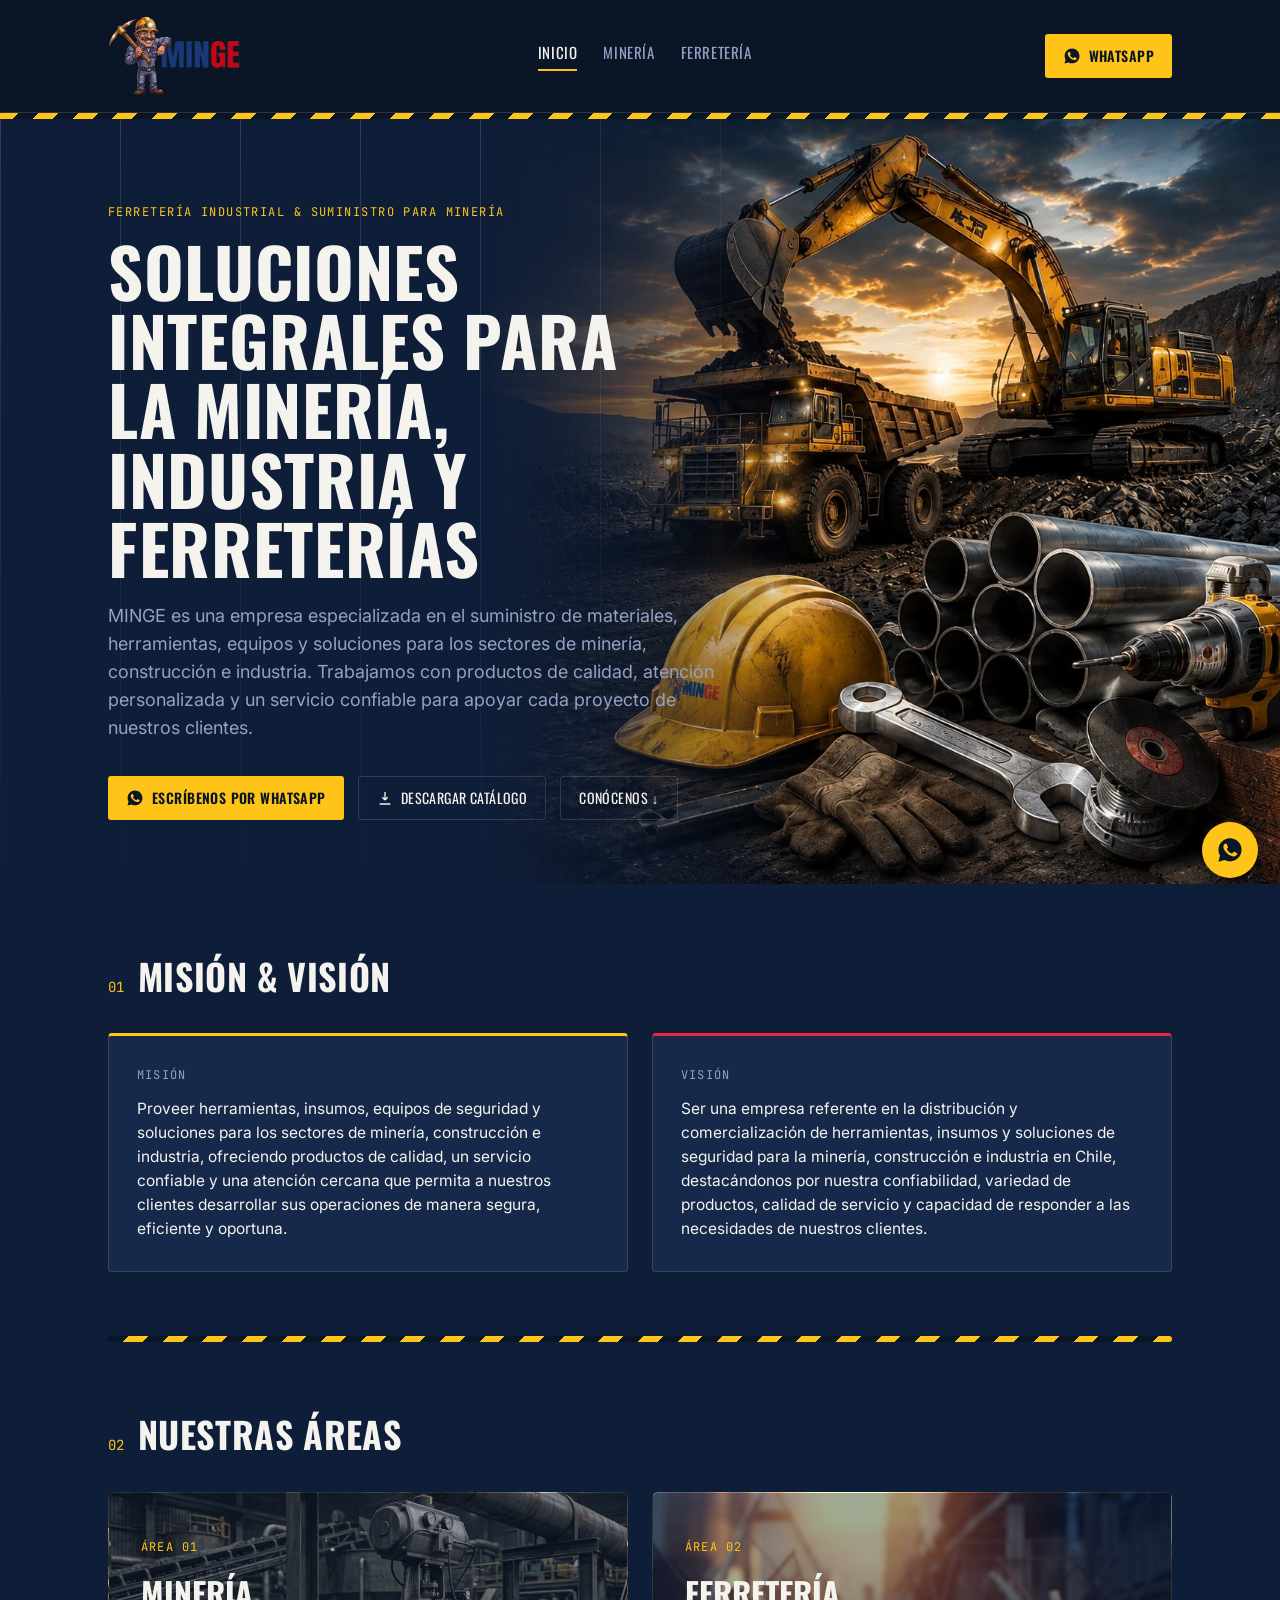
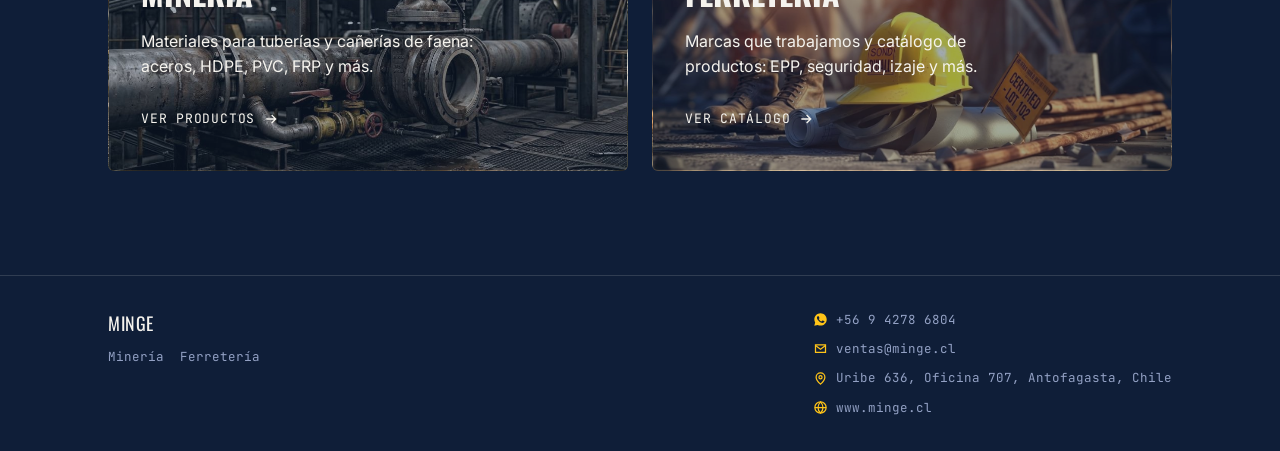
<file: index.html>
<!DOCTYPE html>
<html lang="es">
<head>
<meta charset="UTF-8">
<meta name="viewport" content="width=device-width, initial-scale=1.0">
<title>MINGE — Ferretería & Minería</title>
<link rel="preconnect" href="https://fonts.googleapis.com">
<link href="https://fonts.googleapis.com/css2?family=Oswald:wght@500;600;700&family=Inter:wght@400;500;600&family=JetBrains+Mono:wght@400;500&display=swap" rel="stylesheet">
<link rel="stylesheet" href="style.css">
</head>
<body>

<header class="site-header">
  <div class="wrap">
    <a href="index.html" class="logo-mark">
      <img src="images/logo.png" alt="MINGE" class="logo-img">
    </a>
    <nav class="nav-links">
      <a href="index.html" class="active">Inicio</a>
      <a href="mineria.html">Minería</a>
      <a href="ferreteria.html">Ferretería</a>
    </nav>
    <a class="btn-whatsapp" href="https://wa.me/56930393079" target="_blank" rel="noopener">
      <svg viewBox="0 0 24 24" fill="currentColor"><path d="M12.04 2C6.58 2 2.13 6.45 2.13 11.91c0 1.71.45 3.38 1.3 4.85L2.05 22l5.36-1.4a9.87 9.87 0 0 0 4.63 1.18h.01c5.46 0 9.9-4.45 9.9-9.9C21.96 6.45 17.5 2 12.04 2zm5.8 14.05c-.24.68-1.4 1.3-1.94 1.38-.5.08-1.12.11-1.8-.11-.42-.13-.96-.31-1.65-.6-2.9-1.25-4.8-4.17-4.94-4.36-.14-.2-1.18-1.57-1.18-3 0-1.42.75-2.12 1.02-2.41.27-.28.58-.35.78-.35.2 0 .39 0 .56.01.18.01.42-.07.65.5.24.58.82 2 .89 2.15.07.15.12.32.02.52-.1.2-.15.32-.3.5-.15.17-.31.39-.44.52-.15.15-.3.31-.13.6.17.3.76 1.26 1.64 2.04 1.13 1 2.08 1.32 2.38 1.47.3.15.47.13.65-.08.18-.2.75-.87.95-1.17.2-.3.4-.25.66-.15.27.1 1.7.8 1.99.95.29.15.48.22.55.35.08.13.08.72-.16 1.4z"/></svg>
      WhatsApp
    </a>
  </div>
</header>

<div class="hazard-rule"></div>

<section class="hero">
  <img src="images/home/hero-image.jpg" alt="Equipos y materiales MINGE para minería y ferretería" class="hero-bleed">
  <div class="wrap">
    <p class="eyebrow">Ferretería industrial &amp; suministro para minería</p>
    <h1>Soluciones Integrales para la Minería, Industria y Ferreterías</h1>
    <p class="lede">MINGE es una empresa especializada en el suministro de materiales, herramientas, equipos y soluciones para los sectores de minería, construcción e industria. Trabajamos con productos de calidad, atención personalizada y un servicio confiable para apoyar cada proyecto de nuestros clientes.</p>
    <div class="hero-ctas">
      <a class="btn-whatsapp" href="https://wa.me/56930393079" target="_blank" rel="noopener">
        <svg viewBox="0 0 24 24" fill="currentColor"><path d="M12.04 2C6.58 2 2.13 6.45 2.13 11.91c0 1.71.45 3.38 1.3 4.85L2.05 22l5.36-1.4a9.87 9.87 0 0 0 4.63 1.18h.01c5.46 0 9.9-4.45 9.9-9.9C21.96 6.45 17.5 2 12.04 2zm5.8 14.05c-.24.68-1.4 1.3-1.94 1.38-.5.08-1.12.11-1.8-.11-.42-.13-.96-.31-1.65-.6-2.9-1.25-4.8-4.17-4.94-4.36-.14-.2-1.18-1.57-1.18-3 0-1.42.75-2.12 1.02-2.41.27-.28.58-.35.78-.35.2 0 .39 0 .56.01.18.01.42-.07.65.5.24.58.82 2 .89 2.15.07.15.12.32.02.52-.1.2-.15.32-.3.5-.15.17-.31.39-.44.52-.15.15-.3.31-.13.6.17.3.76 1.26 1.64 2.04 1.13 1 2.08 1.32 2.38 1.47.3.15.47.13.65-.08.18-.2.75-.87.95-1.17.2-.3.4-.25.66-.15.27.1 1.7.8 1.99.95.29.15.48.22.55.35.08.13.08.72-.16 1.4z"/></svg>
        Escríbenos por WhatsApp
      </a>
      <a class="btn-secondary" href="MINGE_catalogo.pdf" download>
        <svg viewBox="0 0 24 24" fill="none" stroke="currentColor" stroke-width="2"><path d="M12 3v12m0 0l-4-4m4 4l4-4M4 21h16"/></svg>
        Descargar catálogo
      </a>
      <a class="btn-secondary" href="#mision-vision">Conócenos ↓</a>
    </div>
  </div>
</section>

<section class="section" id="mision-vision">
  <div class="wrap">
    <div class="section-head">
      <span class="section-num">01</span>
      <h2>Misión &amp; visión</h2>
    </div>
    <div class="mv-grid">
      <div class="mv-card">
        <p class="mv-label">Misión</p>
        <p>Proveer herramientas, insumos, equipos de seguridad y soluciones para los sectores de minería, construcción e industria, ofreciendo productos de calidad, un servicio confiable y una atención cercana que permita a nuestros clientes desarrollar sus operaciones de manera segura, eficiente y oportuna.</p>
      </div>
      <div class="mv-card vision">
        <p class="mv-label">Visión</p>
        <p>Ser una empresa referente en la distribución y comercialización de herramientas, insumos y soluciones de seguridad para la minería, construcción e industria en Chile, destacándonos por nuestra confiabilidad, variedad de productos, calidad de servicio y capacidad de responder a las necesidades de nuestros clientes.</p>
      </div>
    </div>
  </div>
</section>

<div class="wrap"><div class="hazard-rule" style="border-radius:3px;"></div></div>

<section class="section">
  <div class="wrap">
    <div class="section-head">
      <span class="section-num">02</span>
      <h2>Nuestras áreas</h2>
    </div>
    <div class="portal-grid">
      <a class="portal-card mining" href="mineria.html">
        <span class="portal-index">Área 01</span>
        <h3>Minería</h3>
        <p>Materiales para tuberías y cañerías de faena: aceros, HDPE, PVC, FRP y más.</p>
        <span class="portal-go">Ver productos
          <svg viewBox="0 0 24 24" fill="none" stroke="currentColor" stroke-width="2"><path d="M5 12h14M13 6l6 6-6 6"/></svg>
        </span>
      </a>
      <a class="portal-card hardware" href="ferreteria.html">
        <span class="portal-index">Área 02</span>
        <h3>Ferretería</h3>
        <p>Marcas que trabajamos y catálogo de productos: EPP, seguridad, izaje y más.</p>
        <span class="portal-go">Ver catálogo
          <svg viewBox="0 0 24 24" fill="none" stroke="currentColor" stroke-width="2"><path d="M5 12h14M13 6l6 6-6 6"/></svg>
        </span>
      </a>
    </div>
  </div>
</section>

<footer>
  <div class="wrap footer-grid">
    <div class="footer-brand-block">
      <span class="foot-brand">MINGE</span>
      <div class="foot-nav">
        <a href="mineria.html">Minería</a>
        <a href="ferreteria.html">Ferretería</a>
      </div>
    </div>
    <div class="foot-contact">
      <a href="https://wa.me/56942786804" target="_blank" rel="noopener"><svg viewBox="0 0 24 24" fill="currentColor" class="foot-icon"><path d="M12.04 2C6.58 2 2.13 6.45 2.13 11.91c0 1.71.45 3.38 1.3 4.85L2.05 22l5.36-1.4a9.87 9.87 0 0 0 4.63 1.18h.01c5.46 0 9.9-4.45 9.9-9.9C21.96 6.45 17.5 2 12.04 2zm5.8 14.05c-.24.68-1.4 1.3-1.94 1.38-.5.08-1.12.11-1.8-.11-.42-.13-.96-.31-1.65-.6-2.9-1.25-4.8-4.17-4.94-4.36-.14-.2-1.18-1.57-1.18-3 0-1.42.75-2.12 1.02-2.41.27-.28.58-.35.78-.35.2 0 .39 0 .56.01.18.01.42-.07.65.5.24.58.82 2 .89 2.15.07.15.12.32.02.52-.1.2-.15.32-.3.5-.15.17-.31.39-.44.52-.15.15-.3.31-.13.6.17.3.76 1.26 1.64 2.04 1.13 1 2.08 1.32 2.38 1.47.3.15.47.13.65-.08.18-.2.75-.87.95-1.17.2-.3.4-.25.66-.15.27.1 1.7.8 1.99.95.29.15.48.22.55.35.08.13.08.72-.16 1.4z"/></svg> +56 9 4278 6804</a>
      <a href="mailto:ventas@minge.cl"><svg viewBox="0 0 24 24" fill="none" stroke="currentColor" stroke-width="2" class="foot-icon"><path d="M4 4h16v16H4z" opacity="0"/><path d="M4 6h16v12H4z"/><path d="M4 7l8 6 8-6"/></svg> ventas@minge.cl</a>
      <span><svg viewBox="0 0 24 24" fill="none" stroke="currentColor" stroke-width="2" class="foot-icon"><path d="M12 21s-7-6.1-7-11a7 7 0 1 1 14 0c0 4.9-7 11-7 11z"/><circle cx="12" cy="10" r="2.5"/></svg> Uribe 636, Oficina 707, Antofagasta, Chile</span>
      <a href="https://www.minge.cl" target="_blank" rel="noopener"><svg viewBox="0 0 24 24" fill="none" stroke="currentColor" stroke-width="2" class="foot-icon"><circle cx="12" cy="12" r="9"/><path d="M3 12h18M12 3c2.5 2.6 4 6 4 9s-1.5 6.4-4 9c-2.5-2.6-4-6-4-9s1.5-6.4 4-9z"/></svg> www.minge.cl</a>
    </div>
  </div>
</footer>

<a class="whatsapp-float" href="https://wa.me/56930393079" target="_blank" rel="noopener" aria-label="Escríbenos por WhatsApp">
  <svg viewBox="0 0 24 24" fill="currentColor"><path d="M12.04 2C6.58 2 2.13 6.45 2.13 11.91c0 1.71.45 3.38 1.3 4.85L2.05 22l5.36-1.4a9.87 9.87 0 0 0 4.63 1.18h.01c5.46 0 9.9-4.45 9.9-9.9C21.96 6.45 17.5 2 12.04 2zm5.8 14.05c-.24.68-1.4 1.3-1.94 1.38-.5.08-1.12.11-1.8-.11-.42-.13-.96-.31-1.65-.6-2.9-1.25-4.8-4.17-4.94-4.36-.14-.2-1.18-1.57-1.18-3 0-1.42.75-2.12 1.02-2.41.27-.28.58-.35.78-.35.2 0 .39 0 .56.01.18.01.42-.07.65.5.24.58.82 2 .89 2.15.07.15.12.32.02.52-.1.2-.15.32-.3.5-.15.17-.31.39-.44.52-.15.15-.3.31-.13.6.17.3.76 1.26 1.64 2.04 1.13 1 2.08 1.32 2.38 1.47.3.15.47.13.65-.08.18-.2.75-.87.95-1.17.2-.3.4-.25.66-.15.27.1 1.7.8 1.99.95.29.15.48.22.55.35.08.13.08.72-.16 1.4z"/></svg>
</a>

</body>
</html>
</file>
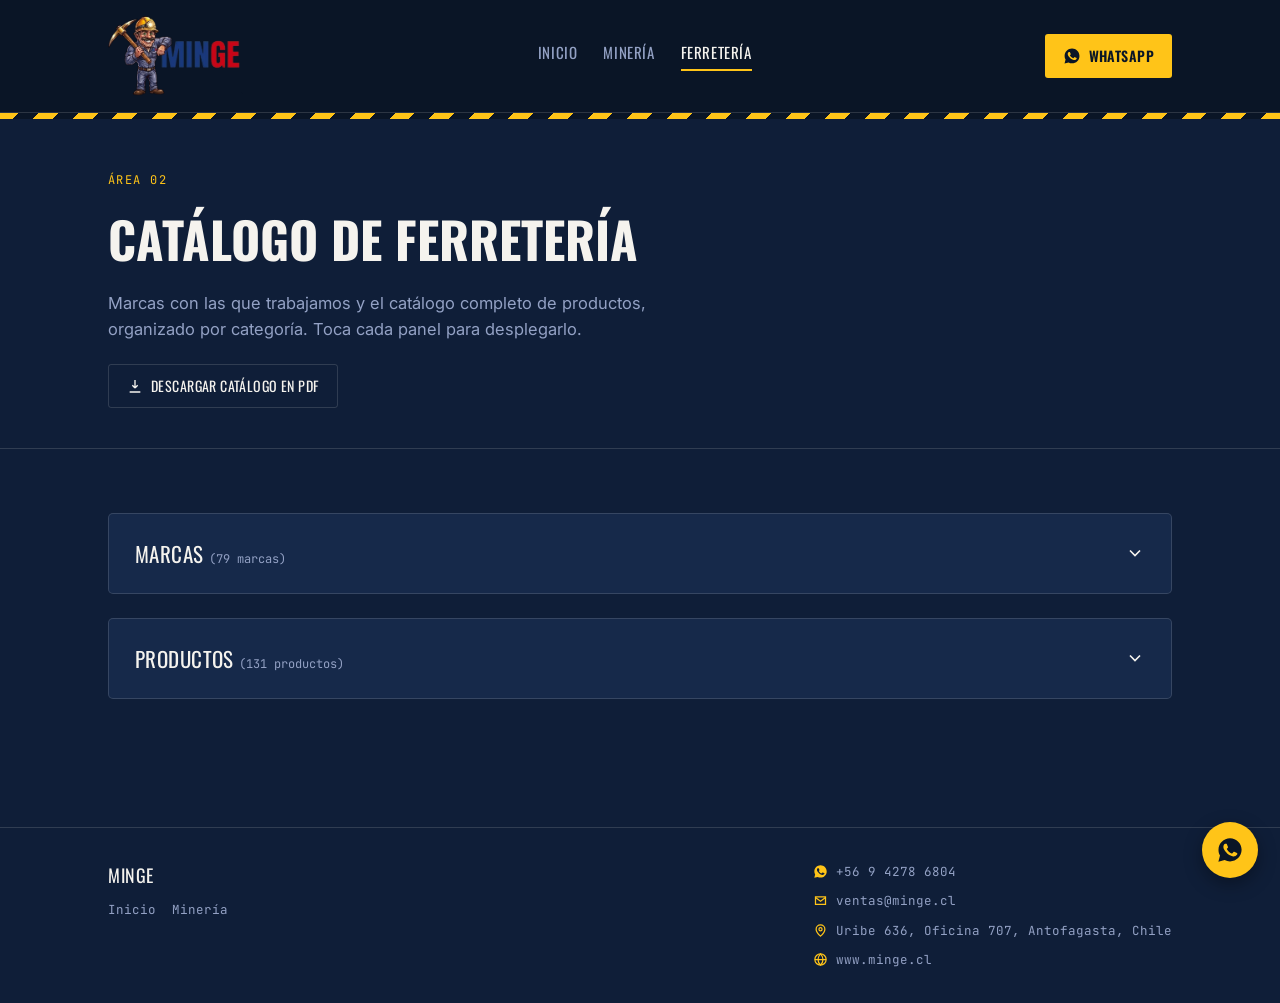
<file: ferreteria.html>
<!DOCTYPE html>
<html lang="es">
<head>
<meta charset="UTF-8">
<meta name="viewport" content="width=device-width, initial-scale=1.0">
<title>Ferretería — MINGE</title>
<link rel="preconnect" href="https://fonts.googleapis.com">
<link href="https://fonts.googleapis.com/css2?family=Oswald:wght@500;600;700&family=Inter:wght@400;500;600&family=JetBrains+Mono:wght@400;500&display=swap" rel="stylesheet">
<link rel="stylesheet" href="style.css">
</head>
<body>

<header class="site-header">
  <div class="wrap">
    <a href="index.html" class="logo-mark">
      <img src="images/logo.png" alt="MINGE" class="logo-img">
    </a>
    <nav class="nav-links">
      <a href="index.html">Inicio</a>
      <a href="mineria.html">Minería</a>
      <a href="ferreteria.html" class="active">Ferretería</a>
    </nav>
    <a class="btn-whatsapp" href="https://wa.me/56930393079" target="_blank" rel="noopener">
      <svg viewBox="0 0 24 24" fill="currentColor"><path d="M12.04 2C6.58 2 2.13 6.45 2.13 11.91c0 1.71.45 3.38 1.3 4.85L2.05 22l5.36-1.4a9.87 9.87 0 0 0 4.63 1.18h.01c5.46 0 9.9-4.45 9.9-9.9C21.96 6.45 17.5 2 12.04 2zm5.8 14.05c-.24.68-1.4 1.3-1.94 1.38-.5.08-1.12.11-1.8-.11-.42-.13-.96-.31-1.65-.6-2.9-1.25-4.8-4.17-4.94-4.36-.14-.2-1.18-1.57-1.18-3 0-1.42.75-2.12 1.02-2.41.27-.28.58-.35.78-.35.2 0 .39 0 .56.01.18.01.42-.07.65.5.24.58.82 2 .89 2.15.07.15.12.32.02.52-.1.2-.15.32-.3.5-.15.17-.31.39-.44.52-.15.15-.3.31-.13.6.17.3.76 1.26 1.64 2.04 1.13 1 2.08 1.32 2.38 1.47.3.15.47.13.65-.08.18-.2.75-.87.95-1.17.2-.3.4-.25.66-.15.27.1 1.7.8 1.99.95.29.15.48.22.55.35.08.13.08.72-.16 1.4z"/></svg>
      WhatsApp
    </a>
  </div>
</header>

<div class="hazard-rule"></div>

<section class="subhero">
  <div class="wrap">
    <p class="eyebrow">Área 02</p>
    <h1>Catálogo de ferretería</h1>
    <p class="lede">Marcas con las que trabajamos y el catálogo completo de productos, organizado por categoría. Toca cada panel para desplegarlo.</p>
    <a class="btn-secondary" href="MINGE_catalogo.pdf" download style="margin-top:22px;">
      <svg viewBox="0 0 24 24" fill="none" stroke="currentColor" stroke-width="2"><path d="M12 3v12m0 0l-4-4m4 4l4-4M4 21h16"/></svg>
      Descargar catálogo en PDF
    </a>
  </div>
</section>

<section class="section">
  <div class="wrap">

    <button class="toggle-btn" data-toggle="panel-marcas" aria-expanded="false">
      <span>Marcas <span class="count">(79 marcas)</span></span>
      <svg class="chev" viewBox="0 0 24 24" fill="none" stroke="currentColor" stroke-width="2"><path d="M6 9l6 6 6-6"/></svg>
    </button>
    <div class="toggle-panel" id="panel-marcas">
      <div class="toggle-panel-inner">
        <div class="panel-content">
          <div class="brand-grid">
          <div class="brand-chip">La Gotita</div>
          <div class="brand-chip">Poxipol</div>
          <div class="brand-chip">Dremel</div>
          <div class="brand-chip">Hoffens</div>
          <div class="brand-chip">Tesa</div>
          <div class="brand-chip">Rex</div>
          <div class="brand-chip">Lexo</div>
          <div class="brand-chip">ODIS</div>
          <div class="brand-chip">Dynal</div>
          <div class="brand-chip">Minge</div>
          <div class="brand-chip">Passol</div>
          <div class="brand-chip">MegaBright</div>
          <div class="brand-chip">Stanley</div>
          <div class="brand-chip">Total</div>
          <div class="brand-chip">Bercatti</div>
          <div class="brand-chip">Éccole</div>
          <div class="brand-chip">Elán</div>
          <div class="brand-chip">Hemic</div>
          <div class="brand-chip">Hela</div>
          <div class="brand-chip">Hyundai Welding</div>
          <div class="brand-chip">Indura</div>
          <div class="brand-chip">Kalop</div>
          <div class="brand-chip">Klingspor</div>
          <div class="brand-chip">Metalhsa</div>
          <div class="brand-chip">Nexxo</div>
          <div class="brand-chip">Soudal</div>
          <div class="brand-chip">Stretto</div>
          <div class="brand-chip">Tajamar</div>
          <div class="brand-chip">VKB</div>
          <div class="brand-chip">Wesser</div>
          <div class="brand-chip">Yanes</div>
          <div class="brand-chip">Prema</div>
          <div class="brand-chip">Melón</div>
          <div class="brand-chip">3M</div>
          <div class="brand-chip">IPEN</div>
          <div class="brand-chip">Bahco</div>
          <div class="brand-chip">Bartex</div>
          <div class="brand-chip">Becton</div>
          <div class="brand-chip">Bemis</div>
          <div class="brand-chip">Cleantex</div>
          <div class="brand-chip">Cobra</div>
          <div class="brand-chip">Dura</div>
          <div class="brand-chip">Duracell</div>
          <div class="brand-chip">Fanalosa</div>
          <div class="brand-chip">Fluidmaster</div>
          <div class="brand-chip">G-Star</div>
          <div class="brand-chip">Gavil</div>
          <div class="brand-chip">Gammerdia</div>
          <div class="brand-chip">Henkel</div>
          <div class="brand-chip">Imer</div>
          <div class="brand-chip">Iromo</div>
          <div class="brand-chip">K-Lon</div>
          <div class="brand-chip">KP</div>
          <div class="brand-chip">Lioi</div>
          <div class="brand-chip">M&H</div>
          <div class="brand-chip">Madesa</div>
          <div class="brand-chip">Marisio</div>
          <div class="brand-chip">Marson</div>
          <div class="brand-chip">Masprof</div>
          <div class="brand-chip">Norton</div>
          <div class="brand-chip">Olympic</div>
          <div class="brand-chip">Orac Decor</div>
          <div class="brand-chip">Pegatanke</div>
          <div class="brand-chip">Petroflex</div>
          <div class="brand-chip">Poli</div>
          <div class="brand-chip">Raigmaro</div>
          <div class="brand-chip">Rasta</div>
          <div class="brand-chip">Scannavin</div>
          <div class="brand-chip">Seal</div>
          <div class="brand-chip">Tramontina</div>
          <div class="brand-chip">Ustools Professional</div>
          <div class="brand-chip">Versalchem</div>
          <div class="brand-chip">Wagner Brake Products</div>
          <div class="brand-chip">Ingco</div>
          <div class="brand-chip">Tasbel</div>
          <div class="brand-chip">M Casa Electrónica</div>
          <div class="brand-chip">Yato</div>
          <div class="brand-chip">Force</div>
          <div class="brand-chip">Hella</div>
          </div>
        </div>
      </div>
    </div>

    <button class="toggle-btn" data-toggle="panel-productos" aria-expanded="false">
      <span>Productos <span class="count">(131 productos)</span></span>
      <svg class="chev" viewBox="0 0 24 24" fill="none" stroke="currentColor" stroke-width="2"><path d="M6 9l6 6 6-6"/></svg>
    </button>
    <div class="toggle-panel" id="panel-productos">
      <div class="toggle-panel-inner">
        <div class="panel-content">
            <div class="category-block">
              <h4 class="category-title">Guantes <span style="color:var(--steel-400);">(20)</span></h4>
              <ul class="product-list">
              <li>Guante Multi-Protec Flex Nitril L</li>
              <li>Guante Multi-Protec Flex Negro L</li>
              <li>Guante Thermal Light L</li>
              <li>Guante Heavy Duty Nitrile L</li>
              <li>Guante Multi-Protec Flex Nitril Foam</li>
              <li>Clip porta guante</li>
              <li>Guante Master Flex L</li>
              <li>Guante cabritilla con forro L</li>
              <li>Guante cabritilla sin forro L</li>
              <li>Guante soldador hilo Kevlar L</li>
              <li>Guante desechable nitrilo caja 100 unidades</li>
              <li>Guante cabritilla electricista L</li>
              <li>Guante de látex albañil</li>
              <li>Guante Multi-Protec Flex L-1202</li>
              <li>Guante soldador rojo L</li>
              <li>Guante PVC Flex</li>
              <li>Guante Thermal Flex</li>
              <li>Guante nitrilo flocado</li>
              <li>Guante quirúrgico desechable látex caja 100</li>
              <li>Guante de látex doméstico</li>
              </ul>
            </div>
            <div class="category-block">
              <h4 class="category-title">Protección <span style="color:var(--steel-400);">(2)</span></h4>
              <ul class="product-list">
              <li>Rodilleras</li>
              <li>Coderas</li>
              </ul>
            </div>
            <div class="category-block">
              <h4 class="category-title">Protección visual <span style="color:var(--steel-400);">(12)</span></h4>
              <ul class="product-list">
              <li>Antiparra Extreme Pro</li>
              <li>Lente Combate</li>
              <li>Lente Cobra</li>
              <li>Lente Lancer</li>
              <li>Lente Cóndor</li>
              <li>Sobrelente Oberglasses XL</li>
              <li>Sobrelente Oberglasses III</li>
              <li>Lente L-200</li>
              <li>Lente L-300</li>
              <li>Lente L-400</li>
              <li>Lente L-600 Pro</li>
              <li>Lente L-700</li>
              </ul>
            </div>
            <div class="category-block">
              <h4 class="category-title">Chalecos <span style="color:var(--steel-400);">(8)</span></h4>
              <ul class="product-list">
              <li>Chaleco geólogo Canvas</li>
              <li>Chaleco geólogo Poplin</li>
              <li>Chaleco Orbit</li>
              <li>Chaleco Orbit Plus</li>
              <li>Chaleco Orbit Pro</li>
              <li>Chaleco reflectante estándar</li>
              <li>Chaleco geólogo Canvas 360 Flúor</li>
              <li>Chaleco geólogo Poplin 360 Flúor</li>
              </ul>
            </div>
            <div class="category-block">
              <h4 class="category-title">Impermeables <span style="color:var(--steel-400);">(5)</span></h4>
              <ul class="product-list">
              <li>Traje impermeable verde flúor chaqueta/pantalón</li>
              <li>Traje impermeable ejecutivo</li>
              <li>Traje antiácido PU</li>
              <li>Traje impermeable amarillo chaqueta y jardinería</li>
              <li>Capa de agua impermeable azul</li>
              </ul>
            </div>
            <div class="category-block">
              <h4 class="category-title">Seguridad <span style="color:var(--steel-400);">(2)</span></h4>
              <ul class="product-list">
              <li>Cascos de seguridad</li>
              <li>Protectores auditivos de seguridad</li>
              </ul>
            </div>
            <div class="category-block">
              <h4 class="category-title">Overoles <span style="color:var(--steel-400);">(5)</span></h4>
              <ul class="product-list">
              <li>Coverall blanco Ultralight 35 g</li>
              <li>Overol flúor reflectante</li>
              <li>Overol con cintas reflectantes</li>
              <li>Coverall bicolor</li>
              <li>Coverall blanco 45 g</li>
              </ul>
            </div>
            <div class="category-block">
              <h4 class="category-title">Calzado <span style="color:var(--steel-400);">(26)</span></h4>
              <ul class="product-list">
              <li>Botín PU-850</li>
              <li>Bota de seguridad minera</li>
              <li>Zapatilla LI-523 K Carbono</li>
              <li>Botín LI-522 K Onix</li>
              <li>Botín mujer LI-512 Lenga</li>
              <li>Botín mujer LI-511 Acacia</li>
              <li>Bota PVC 100</li>
              <li>Bota PVC 101</li>
              <li>Bota PVC 102</li>
              <li>Botín PU-102</li>
              <li>Botín PU-101</li>
              <li>Botín PU-301 Pro</li>
              <li>Botín PU-907 K</li>
              <li>Botín PU-902 K Pro</li>
              <li>Botín G.W.</li>
              <li>Botín LI-710</li>
              <li>Botín G.W. LI-700</li>
              <li>Botín LI-510</li>
              <li>Botín LI-502</li>
              <li>Botín LI-501</li>
              <li>Botín LI-500</li>
              <li>Botín LA-202</li>
              <li>Botín LI-505</li>
              <li>Botín LA-201</li>
              <li>Botín Orbit</li>
              <li>Botín LI-513 Rauli</li>
              </ul>
            </div>
            <div class="category-block">
              <h4 class="category-title">Altura <span style="color:var(--steel-400);">(10)</span></h4>
              <ul class="product-list">
              <li>Amortiguador de caída corto KL-8300</li>
              <li>Amortiguador en Y cinta plana KL-8400</li>
              <li>Amortiguador en Y cinta tubular KL-9800</li>
              <li>Arnés 3 argollas KL-8000</li>
              <li>Arnés 4 argollas KL-8000-4</li>
              <li>Arnés 5 argollas KL-9001 Pro</li>
              <li>Bolso porta equipos de altura KL-9900</li>
              <li>Cabo de acero gancho escala KL-920</li>
              <li>Cabo de vida en cinta gancho KL-8500</li>
              <li>Cabo de vida en cinta posicionamiento en Y KL-8700</li>
              </ul>
            </div>
            <div class="category-block">
              <h4 class="category-title">Rescate <span style="color:var(--steel-400);">(2)</span></h4>
              <ul class="product-list">
              <li>Camilla de rescate de madera</li>
              <li>Camilla de rescate tipo canasto</li>
              </ul>
            </div>
            <div class="category-block">
              <h4 class="category-title">Seguridad vial <span style="color:var(--steel-400);">(6)</span></h4>
              <ul class="product-list">
              <li>Cono de seguridad con luz</li>
              <li>Cono de seguridad sin luz</li>
              <li>Huincha de peligro rollo 350 m</li>
              <li>Cinta reflectante 2" rollo 45 m</li>
              <li>Balizas LED</li>
              <li>Triángulos de seguridad LED solar</li>
              </ul>
            </div>
            <div class="category-block">
              <h4 class="category-title">Minería <span style="color:var(--steel-400);">(9)</span></h4>
              <ul class="product-list">
              <li>Pértiga de fibra de vidrio 12 ft / 3,60 m</li>
              <li>Pértiga de fibra de vidrio 10 ft / 3 m</li>
              <li>Pértiga Full LED 10-30 V – 2,4 m</li>
              <li>Pértiga Full LED 10-30 V – 3 m</li>
              <li>Pértiga Full LED 10-30 V – 3,6 m</li>
              <li>Cuñas mineras</li>
              <li>Porta cuñas mineras</li>
              <li>Seguro rueda 6 hoyos</li>
              <li>Seguro indicador tuerca reforzado</li>
              </ul>
            </div>
            <div class="category-block">
              <h4 class="category-title">Incendios <span style="color:var(--steel-400);">(7)</span></h4>
              <ul class="product-list">
              <li>Extintor certificado 1 kg</li>
              <li>Extintor certificado 2 kg</li>
              <li>Extintor certificado 4 kg</li>
              <li>Extintor certificado 6 kg</li>
              <li>Extintor certificado 10 kg</li>
              <li>Locker porta extintor 6-10 kg</li>
              <li>Locker porta extintor 9-12 kg</li>
              </ul>
            </div>
            <div class="category-block">
              <h4 class="category-title">Izaje <span style="color:var(--steel-400);">(14)</span></h4>
              <ul class="product-list">
              <li>Eslinga plana 1.000 kg – 2 m × 30 mm</li>
              <li>Eslinga plana 2.000 kg – 2 m × 60 mm</li>
              <li>Eslinga plana 3.000 kg – 2 m × 90 mm</li>
              <li>Eslinga plana 2.000 kg – 3 m × 60 mm</li>
              <li>Eslinga plana 50 mm – 2 m</li>
              <li>Eslinga plana 50 mm 2C × 4 m</li>
              <li>Eslinga plana 75 mm 2C × 4 m</li>
              <li>Eslinga plana 2.000 kg – 4 m × 60 mm</li>
              <li>Eslinga plana 75 mm 2C × 4 m</li>
              <li>Eslinga plana 3.000 kg – 4 m × 90 mm</li>
              <li>Eslinga plana 50 mm 2C × 6 m</li>
              <li>Eslinga plana 75 mm 2C × 6 m</li>
              <li>Eslinga plana 2.000 kg – 6 m × 60 mm</li>
              <li>Eslinga con tensor para camión 5.000 kg – 2" × 9 m</li>
              </ul>
            </div>
            <div class="category-block">
              <h4 class="category-title">Higiene <span style="color:var(--steel-400);">(2)</span></h4>
              <ul class="product-list">
              <li>Mascarilla KN95</li>
              <li>Alcohol gel 1 litro 70%</li>
              </ul>
            </div>
            <div class="category-block">
              <h4 class="category-title">Corporativo <span style="color:var(--steel-400);">(1)</span></h4>
              <ul class="product-list">
              <li>Ropa corporativa con logo</li>
              </ul>
            </div>
        </div>
      </div>
    </div>

  </div>
</section>

<footer>
  <div class="wrap footer-grid">
    <div class="footer-brand-block">
      <span class="foot-brand">MINGE</span>
      <div class="foot-nav">
        <a href="index.html">Inicio</a>
        <a href="mineria.html">Minería</a>
      </div>
    </div>
    <div class="foot-contact">
      <a href="https://wa.me/56942786804" target="_blank" rel="noopener"><svg viewBox="0 0 24 24" fill="currentColor" class="foot-icon"><path d="M12.04 2C6.58 2 2.13 6.45 2.13 11.91c0 1.71.45 3.38 1.3 4.85L2.05 22l5.36-1.4a9.87 9.87 0 0 0 4.63 1.18h.01c5.46 0 9.9-4.45 9.9-9.9C21.96 6.45 17.5 2 12.04 2zm5.8 14.05c-.24.68-1.4 1.3-1.94 1.38-.5.08-1.12.11-1.8-.11-.42-.13-.96-.31-1.65-.6-2.9-1.25-4.8-4.17-4.94-4.36-.14-.2-1.18-1.57-1.18-3 0-1.42.75-2.12 1.02-2.41.27-.28.58-.35.78-.35.2 0 .39 0 .56.01.18.01.42-.07.65.5.24.58.82 2 .89 2.15.07.15.12.32.02.52-.1.2-.15.32-.3.5-.15.17-.31.39-.44.52-.15.15-.3.31-.13.6.17.3.76 1.26 1.64 2.04 1.13 1 2.08 1.32 2.38 1.47.3.15.47.13.65-.08.18-.2.75-.87.95-1.17.2-.3.4-.25.66-.15.27.1 1.7.8 1.99.95.29.15.48.22.55.35.08.13.08.72-.16 1.4z"/></svg> +56 9 4278 6804</a>
      <a href="mailto:ventas@minge.cl"><svg viewBox="0 0 24 24" fill="none" stroke="currentColor" stroke-width="2" class="foot-icon"><path d="M4 4h16v16H4z" opacity="0"/><path d="M4 6h16v12H4z"/><path d="M4 7l8 6 8-6"/></svg> ventas@minge.cl</a>
      <span><svg viewBox="0 0 24 24" fill="none" stroke="currentColor" stroke-width="2" class="foot-icon"><path d="M12 21s-7-6.1-7-11a7 7 0 1 1 14 0c0 4.9-7 11-7 11z"/><circle cx="12" cy="10" r="2.5"/></svg> Uribe 636, Oficina 707, Antofagasta, Chile</span>
      <a href="https://www.minge.cl" target="_blank" rel="noopener"><svg viewBox="0 0 24 24" fill="none" stroke="currentColor" stroke-width="2" class="foot-icon"><circle cx="12" cy="12" r="9"/><path d="M3 12h18M12 3c2.5 2.6 4 6 4 9s-1.5 6.4-4 9c-2.5-2.6-4-6-4-9s1.5-6.4 4-9z"/></svg> www.minge.cl</a>
    </div>
  </div>
</footer>

<a class="whatsapp-float" href="https://wa.me/56930393079" target="_blank" rel="noopener" aria-label="Escríbenos por WhatsApp">
  <svg viewBox="0 0 24 24" fill="currentColor"><path d="M12.04 2C6.58 2 2.13 6.45 2.13 11.91c0 1.71.45 3.38 1.3 4.85L2.05 22l5.36-1.4a9.87 9.87 0 0 0 4.63 1.18h.01c5.46 0 9.9-4.45 9.9-9.9C21.96 6.45 17.5 2 12.04 2zm5.8 14.05c-.24.68-1.4 1.3-1.94 1.38-.5.08-1.12.11-1.8-.11-.42-.13-.96-.31-1.65-.6-2.9-1.25-4.8-4.17-4.94-4.36-.14-.2-1.18-1.57-1.18-3 0-1.42.75-2.12 1.02-2.41.27-.28.58-.35.78-.35.2 0 .39 0 .56.01.18.01.42-.07.65.5.24.58.82 2 .89 2.15.07.15.12.32.02.52-.1.2-.15.32-.3.5-.15.17-.31.39-.44.52-.15.15-.3.31-.13.6.17.3.76 1.26 1.64 2.04 1.13 1 2.08 1.32 2.38 1.47.3.15.47.13.65-.08.18-.2.75-.87.95-1.17.2-.3.4-.25.66-.15.27.1 1.7.8 1.99.95.29.15.48.22.55.35.08.13.08.72-.16 1.4z"/></svg>
</a>

<script src="script.js"></script>
</body>
</html>
</file>
<file: style.css>
/* ============================================================
   Identidad visual — Ferretería & Minería
   Paleta: grafito industrial + ámbar de seguridad + óxido
   Tipografía: Oswald (condensada, señalética) + Inter (cuerpo)
              + JetBrains Mono (fichas técnicas / códigos)
   ============================================================ */

:root {
  --graphite-950: #0a1526;
  --graphite-900: #0f1e38;
  --graphite-800: #16294a;
  --graphite-700: #1e3564;
  --graphite-600: #35508f;
  --steel-400: #93a1c4;
  --paper-100: #f5f3ee;
  --paper-050: #faf8f4;
  --amber-500: #ffc418;
  --amber-400: #ffd54f;
  --rust-600: #cb0417;
  --rust-500: #e6293a;
  --line: rgba(245, 243, 238, 0.14);

  --font-display: "Oswald", "Arial Narrow", sans-serif;
  --font-body: "Inter", -apple-system, sans-serif;
  --font-mono: "JetBrains Mono", "Courier New", monospace;
}

* { box-sizing: border-box; }

html { scroll-behavior: smooth; }

body {
  margin: 0;
  background: var(--graphite-900);
  color: var(--paper-100);
  font-family: var(--font-body);
  line-height: 1.55;
  -webkit-font-smoothing: antialiased;
}

img { max-width: 100%; display: block; }

a { color: inherit; }

.wrap {
  max-width: 1120px;
  margin: 0 auto;
  padding: 0 28px;
}

/* --- Hazard divider: the signature element ---------------------
   A thin diagonal-stripe bar, used sparingly at section seams,
   nodding to the caution tape / warning signage on-site at any
   mining or hardware yard. Never decorative filler — only marks
   real section boundaries. */
.hazard-rule {
  height: 6px;
  width: 100%;
  background: repeating-linear-gradient(
    -45deg,
    var(--amber-500),
    var(--amber-500) 14px,
    var(--graphite-950) 14px,
    var(--graphite-950) 28px
  );
}

/* --- Header ------------------------------------------------- */

.site-header {
  position: sticky;
  top: 0;
  z-index: 20;
  background: var(--graphite-950);
  border-bottom: 1px solid var(--line);
}

.site-header .wrap {
  display: flex;
  align-items: center;
  justify-content: space-between;
  padding-top: 16px;
  padding-bottom: 16px;
  gap: 20px;
}

.logo-mark {
  display: flex;
  align-items: center;
  gap: 10px;
  text-decoration: none;
}

.logo-img {
  height: 80px;
  width: auto;
}

.logo-mark .logo-text {
  font-family: var(--font-display);
  font-size: 26px;
  font-weight: 600;
  letter-spacing: 0.02em;
  text-transform: uppercase;
  color: var(--paper-100);
}

.logo-mark .logo-tag {
  font-family: var(--font-mono);
  font-size: 11px;
  color: var(--amber-500);
  letter-spacing: 0.08em;
  text-transform: uppercase;
}

.logo-placeholder {
  border: 1px dashed var(--steel-400);
  color: var(--steel-400);
  font-family: var(--font-mono);
  font-size: 10px;
  padding: 4px 8px;
  border-radius: 3px;
  text-transform: none;
  letter-spacing: normal;
}

.nav-links {
  display: flex;
  gap: 26px;
  font-family: var(--font-display);
  font-size: 15px;
  letter-spacing: 0.04em;
  text-transform: uppercase;
}

.nav-links a {
  text-decoration: none;
  color: var(--steel-400);
  border-bottom: 2px solid transparent;
  padding-bottom: 4px;
  transition: color 0.15s ease, border-color 0.15s ease;
}

.nav-links a:hover,
.nav-links a.active {
  color: var(--paper-100);
  border-color: var(--amber-500);
}

.btn-whatsapp {
  display: inline-flex;
  align-items: center;
  gap: 8px;
  background: var(--amber-500);
  color: var(--graphite-950);
  font-family: var(--font-display);
  font-weight: 600;
  font-size: 14px;
  letter-spacing: 0.03em;
  text-transform: uppercase;
  text-decoration: none;
  padding: 11px 18px;
  border-radius: 3px;
  transition: background 0.15s ease, transform 0.15s ease;
  white-space: nowrap;
}

.btn-whatsapp:hover { background: var(--amber-400); transform: translateY(-1px); }

.btn-whatsapp svg { width: 18px; height: 18px; flex: none; }

/* --- Placeholder blocks (content the client still owes us) --- */

.fill-slot {
  border: 1px dashed var(--steel-400);
  background: rgba(245, 243, 238, 0.03);
  border-radius: 4px;
  padding: 24px;
  color: var(--steel-400);
  font-family: var(--font-mono);
  font-size: 13px;
  text-align: center;
  line-height: 1.7;
}

.fill-slot strong {
  display: block;
  color: var(--amber-500);
  font-family: var(--font-mono);
  text-transform: uppercase;
  letter-spacing: 0.06em;
  margin-bottom: 4px;
}

.photo-slot {
  aspect-ratio: 4 / 3;
  display: flex;
  align-items: center;
  justify-content: center;
}

/* --- Hero ----------------------------------------------------- */

.hero {
  padding: 84px 0 64px;
  position: relative;
  overflow: hidden;
}

.hero::before {
  content: "";
  position: absolute;
  inset: 0;
  background:
    linear-gradient(180deg, rgba(10,21,38,0) 0%, var(--graphite-900) 100%),
    repeating-linear-gradient(90deg, var(--line) 0 1px, transparent 1px 120px);
  pointer-events: none;
}

.hero .wrap { position: relative; }

.eyebrow {
  font-family: var(--font-mono);
  font-size: 12px;
  letter-spacing: 0.12em;
  text-transform: uppercase;
  color: var(--amber-500);
  margin: 0 0 14px;
}

.hero h1 {
  font-family: var(--font-display);
  font-size: clamp(40px, 6vw, 68px);
  line-height: 1.02;
  text-transform: uppercase;
  letter-spacing: 0.01em;
  margin: 0 0 20px;
  max-width: 14ch;
}

.hero .lede {
  font-size: 18px;
  color: var(--steel-400);
  max-width: 56ch;
  margin: 0 0 34px;
}

.hero-ctas { display: flex; gap: 14px; flex-wrap: wrap; }

.hero-bleed {
  position: absolute;
  top: 0;
  right: 0;
  height: 100%;
  width: 62%;
  object-fit: cover;
  z-index: 0;
  -webkit-mask-image: linear-gradient(to right, transparent 0%, black 42%);
  mask-image: linear-gradient(to right, transparent 0%, black 42%);
  pointer-events: none;
}

.hero .wrap {
  position: relative;
  z-index: 1;
}

@media (max-width: 900px) {
  .hero-bleed { display: none; }
}

.btn-secondary {
  display: inline-flex;
  align-items: center;
  gap: 8px;
  border: 1px solid var(--line);
  color: var(--paper-100);
  font-family: var(--font-display);
  font-size: 14px;
  letter-spacing: 0.03em;
  text-transform: uppercase;
  text-decoration: none;
  padding: 10px 18px;
  border-radius: 3px;
  transition: border-color 0.15s ease;
}

.btn-secondary:hover { border-color: var(--amber-500); }

.btn-secondary svg { width: 16px; height: 16px; flex: none; }

/* --- Section headings ----------------------------------------- */

.section {
  padding: 64px 0;
}

.section-head {
  display: flex;
  align-items: baseline;
  gap: 14px;
  margin-bottom: 30px;
}

.section-num {
  font-family: var(--font-mono);
  color: var(--amber-500);
  font-size: 14px;
}

.section h2 {
  font-family: var(--font-display);
  font-size: clamp(26px, 3.4vw, 36px);
  text-transform: uppercase;
  letter-spacing: 0.01em;
  margin: 0;
}

/* --- Misión / Visión panels ------------------------------------ */

.mv-grid {
  display: grid;
  grid-template-columns: 1fr 1fr;
  gap: 24px;
}

.mv-card {
  background: var(--graphite-800);
  border: 1px solid var(--line);
  border-top: 3px solid var(--amber-500);
  border-radius: 4px;
  padding: 30px 28px;
}

.mv-card.vision { border-top-color: var(--rust-500); }

.mv-card .mv-label {
  font-family: var(--font-mono);
  font-size: 12px;
  letter-spacing: 0.1em;
  text-transform: uppercase;
  color: var(--steel-400);
  margin: 0 0 12px;
}

.mv-card p { margin: 0; color: var(--paper-100); font-size: 15.5px; }

/* --- Portal buttons (Minería / Ferretería) ---------------------- */

.portal-grid {
  display: grid;
  grid-template-columns: 1fr 1fr;
  gap: 24px;
}

.portal-card {
  position: relative;
  display: block;
  background-color: var(--graphite-800);
  background-size: cover;
  background-position: center;
  border: 1px solid var(--line);
  border-radius: 6px;
  padding: 40px 32px;
  text-decoration: none;
  color: var(--paper-100);
  overflow: hidden;
  transition: transform 0.18s ease, border-color 0.18s ease;
}

.portal-card:hover { transform: translateY(-4px); border-color: var(--amber-500); }

/* dark layer that "erases" away on hover to reveal the photo beneath */
.portal-card::before {
  content: "";
  position: absolute;
  inset: 0;
  background: var(--graphite-800);
  opacity: 0.4;
  transition: opacity 0.4s ease;
  z-index: 0;
}

.portal-card:hover::before { opacity: 0.6; }

.portal-card > * {
  position: relative;
  z-index: 1;
}

.portal-card .portal-index {
  font-family: var(--font-mono);
  font-size: 12px;
  color: var(--amber-500);
  letter-spacing: 0.1em;
  text-transform: uppercase;
}

.portal-card h3 {
  font-family: var(--font-display);
  font-size: 32px;
  text-transform: uppercase;
  margin: 10px 0 12px;
}

.portal-card p {
  color: var(--paper-100);
  margin: 0 0 26px;
  max-width: 34ch;
}

.portal-card .portal-go {
  font-family: var(--font-mono);
  font-size: 13px;
  text-transform: uppercase;
  letter-spacing: 0.06em;
  color: var(--paper-100);
  display: inline-flex;
  align-items: center;
  gap: 8px;
}

.portal-card .portal-go svg { width: 16px; height: 16px; transition: transform 0.18s ease; }
.portal-card:hover .portal-go svg { transform: translateX(4px); }

.portal-card.mining { background-image: url("images/mineria/mineria-bg.jpg"); }

.portal-card.hardware { background-image: url("images/ferreteria/ferreteria-bg.jpg"); }

/* --- Sub-page hero (smaller) ------------------------------------ */

.subhero {
  padding: 52px 0 40px;
  border-bottom: 1px solid var(--line);
}

.subhero .eyebrow { margin-bottom: 10px; }

.subhero h1 {
  font-family: var(--font-display);
  font-size: clamp(34px, 5vw, 50px);
  text-transform: uppercase;
  margin: 0 0 14px;
}

.subhero .lede { color: var(--steel-400); max-width: 60ch; margin: 0; font-size: 16.5px; }

/* --- Materials grid (Minería) ------------------------------------ */

.materials-grid {
  display: grid;
  grid-template-columns: 1fr 1fr;
  gap: 18px;
}

.material-card {
  background: var(--graphite-800);
  border: 1px solid var(--line);
  border-radius: 5px;
  padding: 22px 24px;
}

/* --- Valve cards: photo on top (fixed crop), text below on solid ground --- */

.valve-card {
  background: var(--graphite-800);
  border: 1px solid var(--line);
  border-radius: 5px;
  overflow: hidden;
  transition: border-color 0.18s ease;
}

.valve-card:hover { border-color: var(--amber-500); }

.valve-media {
  width: 100%;
  aspect-ratio: 4 / 3;
  background-color: var(--graphite-700);
  background-size: cover;
  background-position: center;
}

.valve-body { padding: 20px 24px 22px; }

.valve-body h4,
.material-card h4 {
  font-family: var(--font-display);
  font-size: 19px;
  text-transform: uppercase;
  letter-spacing: 0.01em;
  margin: 0 0 8px;
  color: var(--amber-500);
}

.valve-body .m-desc,
.material-card .m-desc { font-size: 14.5px; color: var(--paper-100); margin: 0 0 12px; }

.valve-body dl,
.material-card dl { margin: 0; font-size: 13.5px; }

.valve-body dt,
.material-card dt {
  font-family: var(--font-mono);
  text-transform: uppercase;
  letter-spacing: 0.06em;
  font-size: 11px;
  color: var(--steel-400);
  margin-top: 10px;
}

.valve-body dd,
.material-card dd { margin: 3px 0 0; color: var(--paper-100); }

.photo-grid {
  display: grid;
  grid-template-columns: 1fr 1fr;
  gap: 20px;
  margin-top: 10px;
}

.photo-real {
  width: 100%;
  aspect-ratio: 4 / 3;
  object-fit: cover;
  border-radius: 4px;
  border: 1px solid var(--line);
  cursor: zoom-in;
  transition: opacity 0.15s ease;
}

.photo-real:hover { opacity: 0.85; }

/* --- Lightbox (click a foto to view full size) --- */

.lightbox {
  position: fixed;
  inset: 0;
  z-index: 50;
  background: rgba(10, 21, 38, 0.92);
  display: none;
  align-items: center;
  justify-content: center;
  padding: 40px;
  cursor: zoom-out;
}

.lightbox.open { display: flex; }

.lightbox img {
  max-width: 100%;
  max-height: 100%;
  border-radius: 4px;
  box-shadow: 0 10px 40px rgba(0,0,0,0.5);
}

.lightbox-close {
  position: absolute;
  top: 22px;
  right: 28px;
  width: 40px;
  height: 40px;
  border-radius: 50%;
  background: var(--graphite-800);
  border: 1px solid var(--line);
  color: var(--paper-100);
  display: flex;
  align-items: center;
  justify-content: center;
  cursor: pointer;
}

/* --- Ferretería toggles ------------------------------------------- */

.toggle-grid {
  display: grid;
  grid-template-columns: 1fr 1fr;
  gap: 24px;
  margin-bottom: 8px;
}

.toggle-btn {
  display: flex;
  align-items: center;
  justify-content: space-between;
  width: 100%;
  background: var(--graphite-800);
  border: 1px solid var(--line);
  border-radius: 5px;
  padding: 24px 26px;
  cursor: pointer;
  font-family: var(--font-display);
  font-size: 21px;
  text-transform: uppercase;
  letter-spacing: 0.02em;
  color: var(--paper-100);
  transition: border-color 0.15s ease;
}

.toggle-btn:hover { border-color: var(--amber-500); }

.toggle-btn .count {
  font-family: var(--font-mono);
  font-size: 12px;
  color: var(--steel-400);
  text-transform: none;
  letter-spacing: normal;
}

.toggle-btn .chev {
  width: 20px;
  height: 20px;
  transition: transform 0.2s ease;
  flex: none;
}

.toggle-btn[aria-expanded="true"] .chev { transform: rotate(180deg); }

.toggle-panel {
  display: grid;
  grid-template-rows: 0fr;
  transition: grid-template-rows 0.28s ease;
  margin-bottom: 24px;
}

.toggle-panel.open { grid-template-rows: 1fr; }

.toggle-panel-inner { overflow: hidden; }

.panel-content {
  background: var(--graphite-800);
  border: 1px solid var(--line);
  border-top: none;
  border-radius: 0 0 5px 5px;
  padding: 26px;
  margin-top: -1px;
}

/* Brands */
.brand-grid {
  display: grid;
  grid-template-columns: repeat(auto-fill, minmax(150px, 1fr));
  gap: 10px;
}

.brand-chip {
  background: var(--graphite-700);
  border: 1px solid var(--line);
  border-radius: 3px;
  padding: 10px 12px;
  font-size: 13.5px;
  text-align: center;
}

/* Products */
.category-block { margin-bottom: 22px; }

.category-block:last-child { margin-bottom: 0; }

.category-title {
  font-family: var(--font-mono);
  font-size: 12.5px;
  text-transform: uppercase;
  letter-spacing: 0.08em;
  color: var(--amber-500);
  border-bottom: 1px solid var(--line);
  padding-bottom: 8px;
  margin: 0 0 12px;
}

.product-list {
  display: grid;
  grid-template-columns: 1fr 1fr;
  gap: 6px 24px;
  list-style: none;
  margin: 0;
  padding: 0;
  font-size: 14px;
  color: var(--paper-100);
}

.product-list li {
  padding: 6px 0;
  border-bottom: 1px solid var(--line);
}

/* --- Footer -------------------------------------------------- */

footer {
  border-top: 1px solid var(--line);
  padding: 34px 0;
  margin-top: 40px;
}

footer .footer-grid {
  display: flex;
  justify-content: space-between;
  align-items: flex-start;
  flex-wrap: wrap;
  gap: 28px;
}

.footer-brand-block {
  display: flex;
  flex-direction: column;
  gap: 10px;
}

footer .foot-brand {
  font-family: var(--font-display);
  text-transform: uppercase;
  letter-spacing: 0.03em;
  color: var(--paper-100);
  font-size: 18px;
}

.foot-nav {
  display: flex;
  gap: 16px;
  font-family: var(--font-mono);
  font-size: 12.5px;
}

.foot-nav a { color: var(--steel-400); text-decoration: none; }
.foot-nav a:hover { color: var(--amber-500); }

.foot-contact {
  display: flex;
  flex-direction: column;
  align-items: flex-start;
  gap: 10px;
  font-family: var(--font-mono);
  font-size: 12.5px;
  color: var(--steel-400);
}

.foot-contact a,
.foot-contact span {
  display: inline-flex;
  align-items: center;
  gap: 8px;
  color: var(--steel-400);
  text-decoration: none;
}

.foot-contact a:hover { color: var(--amber-500); }

.foot-icon {
  width: 15px;
  height: 15px;
  flex: none;
  color: var(--amber-500);
}

@media (max-width: 640px) {
  .foot-contact { align-items: flex-start; }
}

/* --- Floating WhatsApp button (mobile-friendly, all pages) ----- */

.whatsapp-float {
  position: fixed;
  right: 22px;
  bottom: 22px;
  z-index: 30;
  display: flex;
  align-items: center;
  justify-content: center;
  width: 56px;
  height: 56px;
  border-radius: 50%;
  background: var(--amber-500);
  box-shadow: 0 6px 18px rgba(0,0,0,0.35);
  text-decoration: none;
}

.whatsapp-float svg { width: 28px; height: 28px; color: var(--graphite-950); }

/* --- Responsive ------------------------------------------------ */

@media (max-width: 760px) {
  .nav-links { display: none; }
  .mv-grid,
  .portal-grid,
  .materials-grid,
  .photo-grid,
  .toggle-grid,
  .product-list {
    grid-template-columns: 1fr;
  }
  .brand-grid { grid-template-columns: repeat(auto-fill, minmax(120px, 1fr)); }
}

@media (prefers-reduced-motion: reduce) {
  html { scroll-behavior: auto; }
  .portal-card, .toggle-panel, .toggle-btn .chev, .btn-whatsapp, .portal-card .portal-go svg {
    transition: none;
  }
}
</file>
